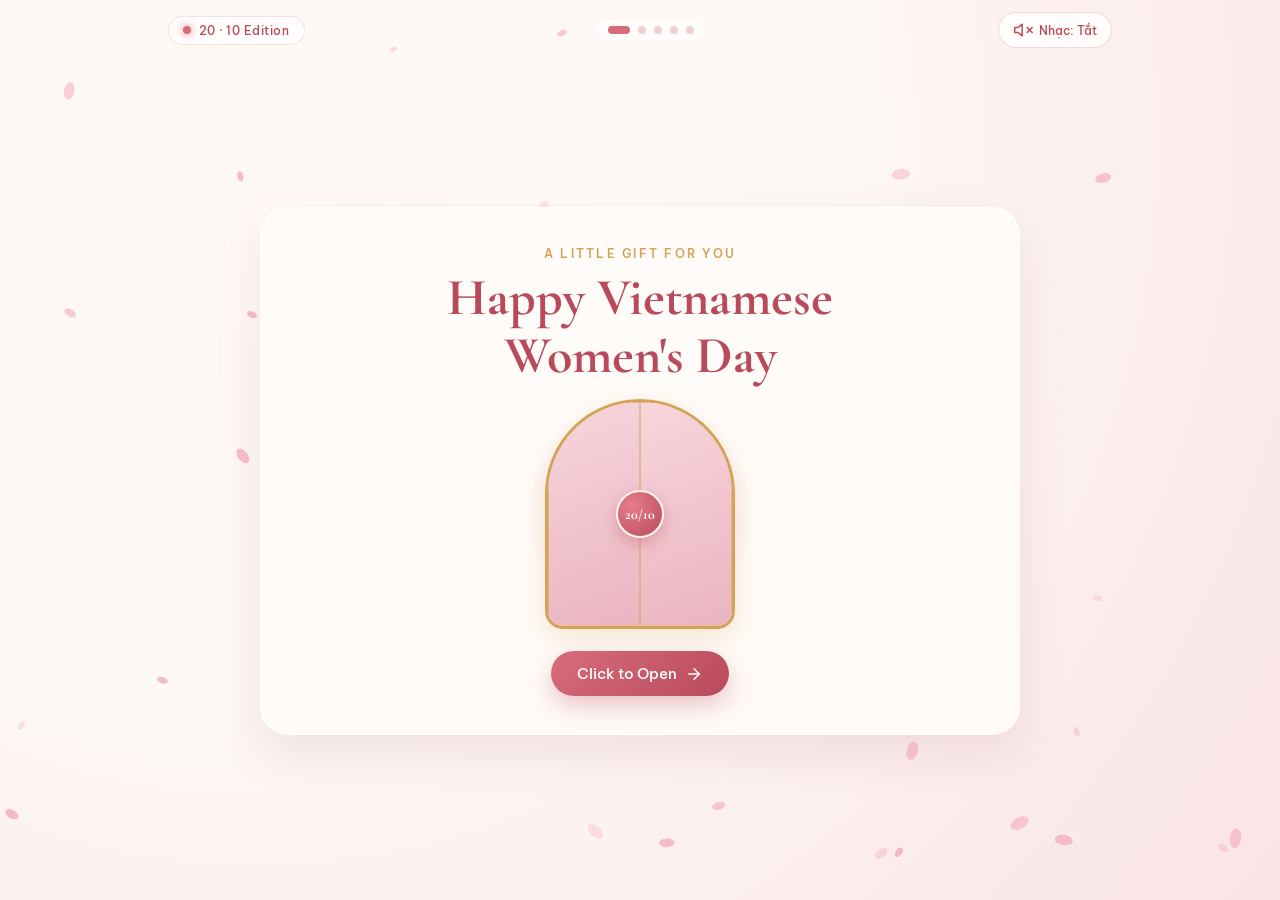
<file: ForAllGirls/index.html>
<!DOCTYPE html>
<html lang="vi">
<head>
  <meta charset="UTF-8" />
  <meta name="viewport" content="width=device-width, initial-scale=1.0, maximum-scale=5.0" />
  <title>A Little Gift for You — 20/10 Edition</title>
  <meta name="description" content="Một món quà nhỏ ấm áp dành tặng chị em phụ nữ nhân ngày 20/10." />
  <meta name="theme-color" content="#fdf6f0" />

  <link rel="preconnect" href="https://fonts.googleapis.com" />
  <link rel="preconnect" href="https://fonts.gstatic.com" crossorigin />
  <link href="https://fonts.googleapis.com/css2?family=Be+Vietnam+Pro:ital,wght@0,300;0,400;0,500;0,600;1,400&family=Cormorant+Garamond:ital,wght@0,600;0,700;1,600&family=Dancing+Script:wght@600;700&display=swap" rel="stylesheet" />

  <link rel="stylesheet" href="style.css" />
</head>
<body>
  <canvas id="ambient-canvas" aria-hidden="true"></canvas>

  <header class="top-bar">
    <div class="brand-badge" aria-label="Phiên bản 20/10">
      <span class="brand-dot"></span>
      <span class="brand-text">20 · 10 Edition</span>
    </div>

    <nav class="step-indicator" aria-label="Tiến trình khám phá món quà">
      <span class="step-dot active" data-step="1" title="Mở cửa"></span>
      <span class="step-dot" data-step="2" title="Tiệm hoa"></span>
      <span class="step-dot" data-step="3" title="Hộp quà"></span>
      <span class="step-dot" data-step="4" title="Thư tay"></span>
      <span class="step-dot" data-step="5" title="Lời chúc kết"></span>
    </nav>

    <button id="btn-audio-toggle" class="icon-btn" type="button" aria-label="Bật hoặc tắt nhạc nền" aria-pressed="false">
      <svg class="icon-sound-off" viewBox="0 0 24 24" width="20" height="20" fill="none" stroke="currentColor" stroke-width="1.8" stroke-linecap="round" stroke-linejoin="round">
        <path d="M11 5L6 9H2v6h4l5 4V5z"></path>
        <line x1="23" y1="9" x2="17" y2="15"></line>
        <line x1="17" y1="9" x2="23" y2="15"></line>
      </svg>
      <svg class="icon-sound-on hidden" viewBox="0 0 24 24" width="20" height="20" fill="none" stroke="currentColor" stroke-width="1.8" stroke-linecap="round" stroke-linejoin="round">
        <path d="M11 5L6 9H2v6h4l5 4V5z"></path>
        <path d="M15.54 8.46a5 5 0 0 1 0 7.07"></path>
        <path d="M19.07 4.93a10 10 0 0 1 0 14.14"></path>
      </svg>
      <span class="audio-label">Nhạc: Tắt</span>
    </button>
  </header>

  <div id="toast-notification" class="toast" role="status" aria-live="polite">
    <span id="toast-message">Bó hoa này dành cho chị em nè!</span>
  </div>

  <main class="app-stage">

    <!-- 1. welcome -->
    <section id="screen-welcome" class="screen active" aria-labelledby="welcome-title">
      <div class="card-glass welcome-card">
        <p class="eyebrow-tag">A Little Gift for You</p>
        <h1 id="welcome-title" class="hero-title">Happy Vietnamese<br />Women's Day</h1>

        <div id="welcome-portal" class="portal-illustration" role="img" aria-label="Cánh cửa khu vườn quà tặng 20/10">
          <div class="portal-glow"></div>
          <div class="portal-arch">
            <div class="portal-door portal-door-left">
              <span class="door-knob"></span>
            </div>
            <div class="portal-door portal-door-right">
              <span class="door-knob"></span>
            </div>
            <div class="portal-inner-scene">
              <svg viewBox="0 0 120 120" class="portal-inner-svg">
                <circle cx="60" cy="48" r="24" fill="rgba(255, 223, 186, 0.55)" />
                <path d="M60 88 C60 65, 42 52, 42 38 C42 29, 52 25, 60 35 C68 25, 78 29, 78 38 C78 52, 60 65, 60 88 Z" fill="#e88d96" />
                <path d="M35 95 Q60 78 85 95" stroke="#d4af37" stroke-width="2" fill="none" stroke-linecap="round" />
              </svg>
            </div>
            <div class="portal-seal">20/10</div>
          </div>
        </div>

        <div class="action-row">
          <button id="btn-open-welcome" class="btn btn-primary btn-shimmer" type="button">
            <span>Click to Open</span>
            <svg viewBox="0 0 24 24" width="18" height="18" fill="none" stroke="currentColor" stroke-width="2" stroke-linecap="round" stroke-linejoin="round">
              <path d="M5 12h14"></path>
              <path d="m12 5 7 7-7 7"></path>
            </svg>
          </button>
        </div>
      </div>
    </section>

    <!-- 2. chọn hoa -->
    <section id="screen-flowers" class="screen" aria-labelledby="flowers-title" hidden>
      <div class="card-glass shop-card">
        <div class="screen-header">
          <button class="btn-back" type="button" data-nav-target="screen-welcome" aria-label="Quay lại màn hình chào mừng">
            ← Quay lại
          </button>
          <span class="screen-step-badge">Bước 1 / 4 · Tiệm Hoa Nhỏ</span>
        </div>

        <h2 id="flowers-title" class="section-title">Chọn một bó hoa cho riêng mình</h2>
        <p class="section-desc">Mỗi bó hoa có một lời chúc nhỏ</p>

        <div id="flower-grid" class="flower-grid" role="listbox" aria-label="Danh sách 3 bó hoa">
        </div>

        <div id="flower-showcase" class="flower-showcase hidden" aria-live="polite">
          <div class="showcase-visual-wrap">
            <div class="showcase-halo"></div>
            <div id="showcase-svg-container" class="showcase-svg-container"></div>
          </div>
          <div class="showcase-content">
            <span id="showcase-tag" class="flower-tag">Bó hoa dành cho chị em</span>
            <h3 id="showcase-name" class="showcase-title">Tulip hồng</h3>
            <blockquote id="showcase-wish" class="handwritten-wish">
              “Hôm nay chị em cứ nhẹ nhàng với bản thân một chút nha, và mong chị em được thương thật nhiều.”
            </blockquote>
            <div class="action-row dual-actions">
              <button id="btn-reselect-flower" class="btn btn-secondary" type="button">
                Chọn bó hoa khác
              </button>
              <button id="btn-confirm-flower" class="btn btn-primary btn-shimmer" type="button">
                Nhận bó hoa này
              </button>
            </div>
          </div>
        </div>
      </div>
    </section>

    <!-- 3. hộp quà -->
    <section id="screen-gift" class="screen" aria-labelledby="gift-title" hidden>
      <div class="card-glass gift-card">
        <div class="screen-header">
          <button class="btn-back" type="button" data-nav-target="screen-flowers">
            ← Tiệm hoa
          </button>
          <span class="screen-step-badge">Bước 2 / 4 · Hộp Quà Bí Mật</span>
        </div>

        <h2 id="gift-title" class="section-title">Little gift</h2>
        <p id="gift-instruction" class="section-desc">
        </p>

        <div class="mystery-stage">
          <div id="gift-box-wrapper" class="gift-box-wrapper" role="button" tabindex="0" aria-label="Nhấn để mở hộp quà bí mật">
            <div class="gift-glow"></div>
            <div class="gift-box">
              <div class="gift-lid">
                <div class="gift-bow">
                  <span class="bow-loop bow-left"></span>
                  <span class="bow-loop bow-right"></span>
                  <span class="bow-knot"></span>
                </div>
                <div class="gift-lid-ribbon"></div>
              </div>
              <div class="gift-inner-light"></div>
              <div class="gift-body">
                <div class="gift-body-ribbon"></div>
              </div>
              <div class="gift-shadow"></div>
            </div>
          </div>

          <div id="gift-card-reveal" class="gift-card-reveal hidden" aria-live="polite">
          </div>
        </div>

        <div class="action-row" id="gift-initial-actions">
          <button id="btn-open-gift" class="btn btn-primary btn-shimmer" type="button">
            Open gift
          </button>
        </div>

        <div class="action-row dual-actions hidden" id="gift-opened-actions">
          <button id="btn-reopen-gift" class="btn btn-secondary" type="button">
            Mở lại quà khác
          </button>
          <button id="btn-explore-gift" class="btn btn-primary btn-shimmer" type="button">
            Next gift →
          </button>
        </div>
      </div>
    </section>

    <!-- 4. thư -->
    <section id="screen-letter" class="screen" aria-labelledby="letter-title" hidden>
      <div class="card-glass letter-screen-card">
        <div class="screen-header">
          <button class="btn-back" type="button" data-nav-target="screen-gift">
            ← Hộp quà
          </button>
          <span class="screen-step-badge">Bước 3 / 4 · Lời Nhắn Nhỏ</span>
        </div>

        <h2 id="letter-title" class="section-title">Có thư cho chị em nè</h2>
        <p id="letter-subtitle" class="section-desc"></p>

        <div id="envelope-stage" class="envelope-stage">
          <div id="envelope-interactive" class="envelope-wrapper" role="button" tabindex="0" aria-label="Phong bì thư có con dấu trái tim, nhấn để mở">
            <div class="envelope-back"></div>
            <div class="envelope-letter-preview">
              <span class="preview-line"></span>
              <span class="preview-line short"></span>
            </div>
            <div class="envelope-front-pocket"></div>
            <div class="envelope-flap"></div>
            <button id="btn-wax-seal" class="wax-seal" type="button" aria-label="Mở phong bì">
              <svg viewBox="0 0 24 24" width="22" height="22" fill="#fff8f0">
                <path d="M12 21.35l-1.45-1.32C5.4 15.36 2 12.28 2 8.5 2 5.42 4.42 3 7.5 3c1.74 0 3.41.81 4.5 2.09C13.09 3.81 14.76 3 16.5 3 19.58 3 22 5.42 22 8.5c0 3.78-3.4 6.86-8.55 11.54L12 21.35z" />
              </svg>
            </button>
          </div>
          <p class="envelope-hint">Chạm vào phong bì để mở</p>
        </div>

        <article id="letter-paper" class="letter-paper hidden" aria-live="polite">
          <div class="paper-corner paper-corner-tl"></div>
          <div class="paper-corner paper-corner-br"></div>
          <header class="letter-paper-header">
            <span class="letter-date">Ngày 20 tháng 10</span>
            <span class="letter-ornament">✿ ✿ ✿</span>
          </header>
          <div id="letter-salutation" class="letter-salutation">Gửi chị em phụ nữ,</div>
          <div id="letter-body-content" class="letter-body-content">
          </div>
          <footer id="letter-signature" class="letter-signature">
            Happy Vietnamese Women's Day! 💗
          </footer>
        </article>

        <div id="letter-actions" class="action-row dual-actions hidden">
          <button id="btn-replay-letter" class="btn btn-secondary" type="button">
            Đọc lại thư
          </button>
          <button id="btn-to-finale" class="btn btn-primary btn-shimmer" type="button">
            Tiếp tục →
          </button>
        </div>
      </div>
    </section>

    <!-- 5. finale -->
    <section id="screen-finale" class="screen finale-theme" aria-labelledby="finale-title" hidden>
      <div class="card-glass finale-card">
        <div class="finale-crown-flower" aria-hidden="true">
          <svg viewBox="0 0 120 80" class="blooming-lotus-svg">
            <g class="lotus-petals">
              <path d="M60 12 C48 32, 48 54, 60 68 C72 54, 72 32, 60 12 Z" fill="#f7b2bd" />
              <path d="M60 68 C40 54, 28 36, 36 20 C48 30, 54 48, 60 68 Z" fill="#f497a9" opacity="0.9" />
              <path d="M60 68 C80 54, 92 36, 84 20 C72 30, 66 48, 60 68 Z" fill="#f497a9" opacity="0.9" />
              <path d="M60 68 C32 62, 16 48, 20 34 C36 38, 48 52, 60 68 Z" fill="#e88d96" opacity="0.75" />
              <path d="M60 68 C88 62, 104 48, 100 34 C84 38, 72 52, 60 68 Z" fill="#e88d96" opacity="0.75" />
            </g>
            <circle cx="60" cy="48" r="5" fill="#ffe6a7" />
          </svg>
        </div>

        <p class="eyebrow-tag finale-eyebrow">A Little Gift for You · 20/10</p>
        <h2 id="finale-title" class="finale-hero-title">Happy 20/10</h2>

        <div id="finale-selected-summary" class="finale-summary-pill">
          <span>Hoa của chị em hôm nay: <strong id="finale-flower-name">Tulip hồng</strong></span>
        </div>

        <div id="finale-wishes-box" class="finale-wishes-box">
        </div>

        <div class="action-row finale-actions">
          <button id="btn-review-gift" class="btn btn-finale-outline" type="button">
            Xem lại món quà
          </button>
          <button id="btn-reread-letter" class="btn btn-finale-outline" type="button">
            Đọc lại lời nhắn
          </button>
          <button id="btn-finale-audio" class="btn btn-primary btn-shimmer" type="button">
            Bật / Tắt nhạc
          </button>
        </div>
      </div>
    </section>

  </main>

  <script src="script.js"></script>
</body>
</html>
</file>
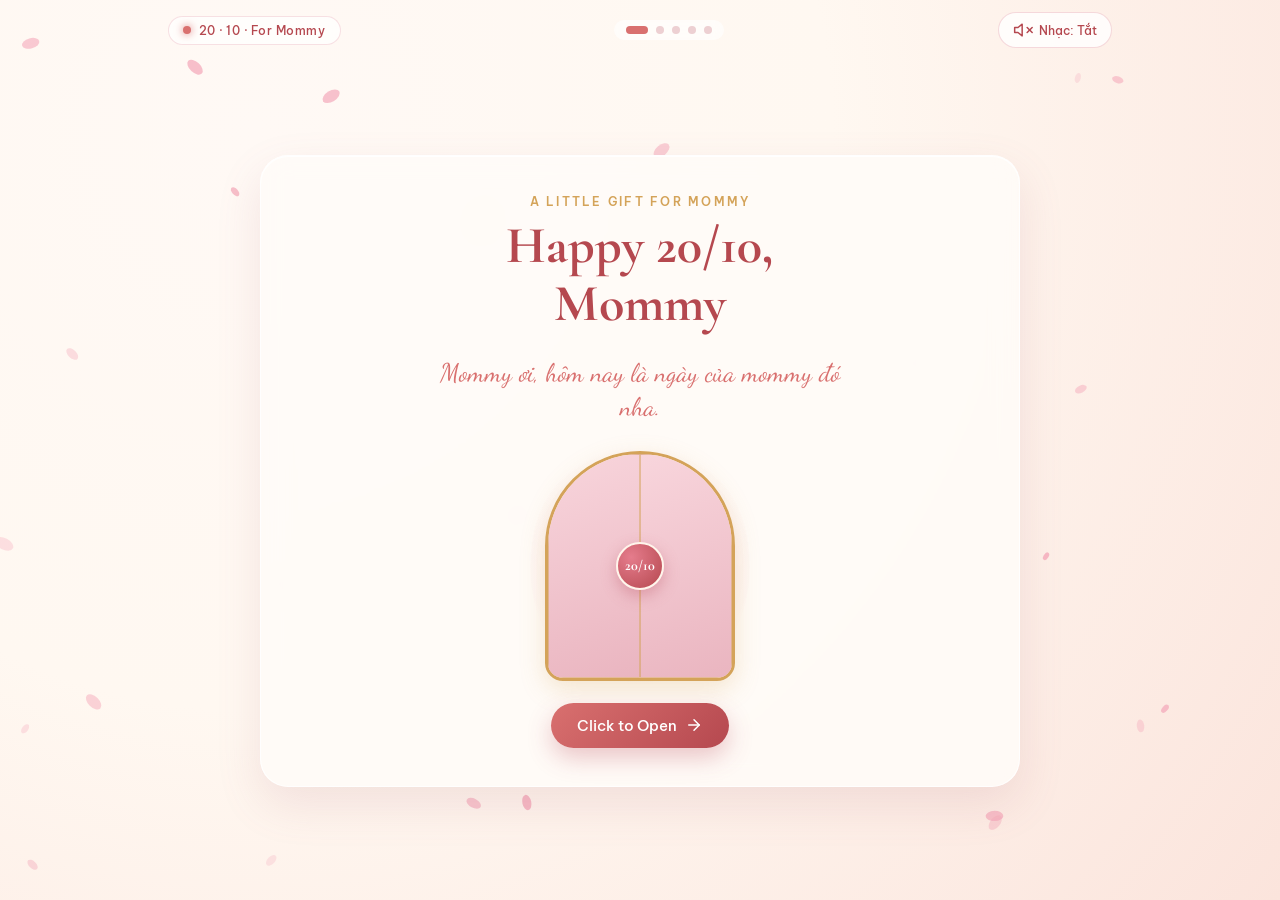
<file: ForMommy/index.html>
<!DOCTYPE html>
<html lang="vi">
<head>
  <meta charset="UTF-8" />
  <meta name="viewport" content="width=device-width, initial-scale=1.0, maximum-scale=5.0" />
  <title>A Little Gift for Mommy — 20/10</title>
  <meta name="description" content="Một món quà nhỏ ấm áp con dành tặng mommy nhân ngày 20/10." />
  <meta name="theme-color" content="#fff8f1" />

  <link rel="preconnect" href="https://fonts.googleapis.com" />
  <link rel="preconnect" href="https://fonts.gstatic.com" crossorigin />
  <link href="https://fonts.googleapis.com/css2?family=Be+Vietnam+Pro:ital,wght@0,300;0,400;0,500;0,600;1,400&family=Cormorant+Garamond:ital,wght@0,600;0,700;1,600&family=Dancing+Script:wght@600;700&display=swap" rel="stylesheet" />

  <link rel="stylesheet" href="style.css" />
</head>
<body>
  <canvas id="ambient-canvas" aria-hidden="true"></canvas>

  <header class="top-bar">
    <div class="brand-badge" aria-label="Quà 20/10 tặng mommy">
      <span class="brand-dot"></span>
      <span class="brand-text">20 · 10 · For Mommy</span>
    </div>

    <nav class="step-indicator" aria-label="Tiến trình khám phá món quà">
      <span class="step-dot active" data-step="1" title="Mở cửa"></span>
      <span class="step-dot" data-step="2" title="Tiệm hoa"></span>
      <span class="step-dot" data-step="3" title="Hộp quà"></span>
      <span class="step-dot" data-step="4" title="Thư tay"></span>
      <span class="step-dot" data-step="5" title="Lời chúc kết"></span>
    </nav>

    <button id="btn-audio-toggle" class="icon-btn" type="button" aria-label="Bật hoặc tắt nhạc nền" aria-pressed="false">
      <svg class="icon-sound-off" viewBox="0 0 24 24" width="20" height="20" fill="none" stroke="currentColor" stroke-width="1.8" stroke-linecap="round" stroke-linejoin="round">
        <path d="M11 5L6 9H2v6h4l5 4V5z"></path>
        <line x1="23" y1="9" x2="17" y2="15"></line>
        <line x1="17" y1="9" x2="23" y2="15"></line>
      </svg>
      <svg class="icon-sound-on hidden" viewBox="0 0 24 24" width="20" height="20" fill="none" stroke="currentColor" stroke-width="1.8" stroke-linecap="round" stroke-linejoin="round">
        <path d="M11 5L6 9H2v6h4l5 4V5z"></path>
        <path d="M15.54 8.46a5 5 0 0 1 0 7.07"></path>
        <path d="M19.07 4.93a10 10 0 0 1 0 14.14"></path>
      </svg>
      <span class="audio-label">Nhạc: Tắt</span>
    </button>
  </header>

  <div id="toast-notification" class="toast" role="status" aria-live="polite">
    <span id="toast-message">Bó hoa này dành cho mommy nè!</span>
  </div>

  <main class="app-stage">

    <!-- 1. welcome -->
    <section id="screen-welcome" class="screen active" aria-labelledby="welcome-title">
      <div class="card-glass welcome-card">
        <p class="eyebrow-tag">A Little Gift for Mommy</p>
        <h1 id="welcome-title" class="hero-title">Happy 20/10,<br />Mommy</h1>
        <p id="welcome-greeting" class="welcome-greeting">Mommy ơi, hôm nay là ngày của mommy đó nha.</p>

        <div id="welcome-portal" class="portal-illustration" role="img" aria-label="Cánh cửa khu vườn quà tặng 20/10">
          <div class="portal-glow"></div>
          <div class="portal-arch">
            <div class="portal-door portal-door-left">
              <span class="door-knob"></span>
            </div>
            <div class="portal-door portal-door-right">
              <span class="door-knob"></span>
            </div>
            <div class="portal-inner-scene">
              <svg viewBox="0 0 120 120" class="portal-inner-svg">
                <circle cx="60" cy="48" r="24" fill="rgba(255, 223, 186, 0.55)" />
                <path d="M60 88 C60 65, 42 52, 42 38 C42 29, 52 25, 60 35 C68 25, 78 29, 78 38 C78 52, 60 65, 60 88 Z" fill="#e88d96" />
                <path d="M35 95 Q60 78 85 95" stroke="#d4af37" stroke-width="2" fill="none" stroke-linecap="round" />
              </svg>
            </div>
            <div class="portal-seal">20/10</div>
          </div>
        </div>

        <div class="action-row">
          <button id="btn-open-welcome" class="btn btn-primary btn-shimmer" type="button">
            <span>Click to Open</span>
            <svg viewBox="0 0 24 24" width="18" height="18" fill="none" stroke="currentColor" stroke-width="2" stroke-linecap="round" stroke-linejoin="round">
              <path d="M5 12h14"></path>
              <path d="m12 5 7 7-7 7"></path>
            </svg>
          </button>
        </div>
      </div>
    </section>

    <!-- 2. chọn hoa -->
    <section id="screen-flowers" class="screen" aria-labelledby="flowers-title" hidden>
      <div class="card-glass shop-card">
        <div class="screen-header">
          <button class="btn-back" type="button" data-nav-target="screen-welcome" aria-label="Quay lại màn hình chào mừng">
            ← Quay lại
          </button>
          <span class="screen-step-badge">Bước 1 / 4 · Tiệm Hoa Nhỏ</span>
        </div>

        <h2 id="flowers-title" class="section-title">Mommy chọn một bó hoa nha</h2>
        <p class="section-desc">Mỗi bó hoa có một lời con muốn nói với mommy</p>

        <div id="flower-grid" class="flower-grid" role="listbox" aria-label="Danh sách 3 bó hoa">
        </div>

        <div id="flower-showcase" class="flower-showcase hidden" aria-live="polite">
          <div class="showcase-visual-wrap">
            <div class="showcase-halo"></div>
            <div id="showcase-svg-container" class="showcase-svg-container"></div>
          </div>
          <div class="showcase-content">
            <span id="showcase-tag" class="flower-tag">Bó hoa dành cho mommy</span>
            <h3 id="showcase-name" class="showcase-title">Tulip hồng</h3>
            <blockquote id="showcase-wish" class="handwritten-wish">
              “Hôm nay mommy cứ nhẹ nhàng với bản thân một chút nha, và mong mommy được thương thật nhiều.”
            </blockquote>
            <div class="action-row dual-actions">
              <button id="btn-reselect-flower" class="btn btn-secondary" type="button">
                Chọn bó hoa khác
              </button>
              <button id="btn-confirm-flower" class="btn btn-primary btn-shimmer" type="button">
                Nhận bó hoa này
              </button>
            </div>
          </div>
        </div>
      </div>
    </section>

    <!-- 3. hộp quà -->
    <section id="screen-gift" class="screen" aria-labelledby="gift-title" hidden>
      <div class="card-glass gift-card">
        <div class="screen-header">
          <button class="btn-back" type="button" data-nav-target="screen-flowers">
            ← Tiệm hoa
          </button>
          <span class="screen-step-badge">Bước 2 / 4 · Hộp Quà Bí Mật</span>
        </div>

        <h2 id="gift-title" class="section-title">Little gift</h2>
        <p id="gift-instruction" class="section-desc">Con có chuẩn bị một món quà nhỏ cho mommy, mommy mở thử nha.</p>

        <div class="mystery-stage">
          <div id="gift-box-wrapper" class="gift-box-wrapper" role="button" tabindex="0" aria-label="Nhấn để mở hộp quà bí mật">
            <div class="gift-glow"></div>
            <div class="gift-box">
              <div class="gift-lid">
                <div class="gift-bow">
                  <span class="bow-loop bow-left"></span>
                  <span class="bow-loop bow-right"></span>
                  <span class="bow-knot"></span>
                </div>
                <div class="gift-lid-ribbon"></div>
              </div>
              <div class="gift-inner-light"></div>
              <div class="gift-body">
                <div class="gift-body-ribbon"></div>
              </div>
              <div class="gift-shadow"></div>
            </div>
          </div>

          <div id="gift-card-reveal" class="gift-card-reveal hidden" aria-live="polite">
          </div>
        </div>

        <div class="action-row" id="gift-initial-actions">
          <button id="btn-open-gift" class="btn btn-primary btn-shimmer" type="button">
            Open gift
          </button>
        </div>

        <div class="action-row dual-actions hidden" id="gift-opened-actions">
          <button id="btn-reopen-gift" class="btn btn-secondary" type="button">
            Mở lại quà khác
          </button>
          <button id="btn-explore-gift" class="btn btn-primary btn-shimmer" type="button">
            Next gift →
          </button>
        </div>
      </div>
    </section>

    <!-- 4. thư -->
    <section id="screen-letter" class="screen" aria-labelledby="letter-title" hidden>
      <div class="card-glass letter-screen-card">
        <div class="screen-header">
          <button class="btn-back" type="button" data-nav-target="screen-gift">
            ← Hộp quà
          </button>
          <span class="screen-step-badge">Bước 3 / 4 · Lời Nhắn Nhỏ</span>
        </div>

        <h2 id="letter-title" class="section-title">Có thư con gửi mommy nè</h2>
        <p id="letter-subtitle" class="section-desc"></p>

        <div id="envelope-stage" class="envelope-stage">
          <div id="envelope-interactive" class="envelope-wrapper" role="button" tabindex="0" aria-label="Phong bì thư có con dấu trái tim, nhấn để mở">
            <div class="envelope-back"></div>
            <div class="envelope-letter-preview">
              <span class="preview-line"></span>
              <span class="preview-line short"></span>
            </div>
            <div class="envelope-front-pocket"></div>
            <div class="envelope-flap"></div>
            <button id="btn-wax-seal" class="wax-seal" type="button" aria-label="Mở phong bì">
              <svg viewBox="0 0 24 24" width="22" height="22" fill="#fff8f0">
                <path d="M12 21.35l-1.45-1.32C5.4 15.36 2 12.28 2 8.5 2 5.42 4.42 3 7.5 3c1.74 0 3.41.81 4.5 2.09C13.09 3.81 14.76 3 16.5 3 19.58 3 22 5.42 22 8.5c0 3.78-3.4 6.86-8.55 11.54L12 21.35z" />
              </svg>
            </button>
          </div>
          <p class="envelope-hint">Chạm vào phong bì để mở</p>
        </div>

        <article id="letter-paper" class="letter-paper hidden" aria-live="polite">
          <div class="paper-corner paper-corner-tl"></div>
          <div class="paper-corner paper-corner-br"></div>
          <header class="letter-paper-header">
            <span class="letter-date">Ngày 20 tháng 10</span>
            <span class="letter-ornament">✿ ✿ ✿</span>
          </header>
          <div id="letter-salutation" class="letter-salutation">Gửi Mommy,</div>
          <div id="letter-body-content" class="letter-body-content">
          </div>
          <footer id="letter-signature" class="letter-signature">
            Con yêu mommy nhiều lắm. Happy 20/10! 💗
          </footer>
        </article>

        <div id="letter-actions" class="action-row dual-actions hidden">
          <button id="btn-replay-letter" class="btn btn-secondary" type="button">
            Đọc lại thư
          </button>
          <button id="btn-to-finale" class="btn btn-primary btn-shimmer" type="button">
            Tiếp tục →
          </button>
        </div>
      </div>
    </section>

    <!-- 5. finale -->
    <section id="screen-finale" class="screen finale-theme" aria-labelledby="finale-title" hidden>
      <div class="card-glass finale-card">
        <div class="finale-crown-flower" aria-hidden="true">
          <svg viewBox="0 0 120 80" class="blooming-lotus-svg">
            <g class="lotus-petals">
              <path d="M60 12 C48 32, 48 54, 60 68 C72 54, 72 32, 60 12 Z" fill="#f7b2bd" />
              <path d="M60 68 C40 54, 28 36, 36 20 C48 30, 54 48, 60 68 Z" fill="#f497a9" opacity="0.9" />
              <path d="M60 68 C80 54, 92 36, 84 20 C72 30, 66 48, 60 68 Z" fill="#f497a9" opacity="0.9" />
              <path d="M60 68 C32 62, 16 48, 20 34 C36 38, 48 52, 60 68 Z" fill="#e88d96" opacity="0.75" />
              <path d="M60 68 C88 62, 104 48, 100 34 C84 38, 72 52, 60 68 Z" fill="#e88d96" opacity="0.75" />
            </g>
            <circle cx="60" cy="48" r="5" fill="#ffe6a7" />
          </svg>
        </div>

        <p class="eyebrow-tag finale-eyebrow">A Little Gift for Mommy · 20/10</p>
        <h2 id="finale-title" class="finale-hero-title">Happy 20/10, Mommy</h2>

        <div id="finale-selected-summary" class="finale-summary-pill">
          <span>Hoa của mommy hôm nay: <strong id="finale-flower-name">Tulip hồng</strong></span>
        </div>

        <div id="finale-wishes-box" class="finale-wishes-box">
        </div>

        <div class="action-row finale-actions">
          <button id="btn-review-gift" class="btn btn-finale-outline" type="button">
            Xem lại món quà
          </button>
          <button id="btn-reread-letter" class="btn btn-finale-outline" type="button">
            Đọc lại lời nhắn
          </button>
          <button id="btn-finale-audio" class="btn btn-primary btn-shimmer" type="button">
            Bật / Tắt nhạc
          </button>
        </div>
      </div>
    </section>

  </main>

  <script src="script.js"></script>
</body>
</html>
</file>
<file: ForAllGirls/style.css>
:root {
  --bg-cream: #fdf8f5;
  --bg-blush: #fae3e6;
  --bg-rose-soft: #f5d0d6;
  --ivory-card: rgba(255, 252, 249, 0.86);
  --ivory-solid: #fffcf9;

  --rose-primary: #d86c7c;
  --rose-deep: #b84a5b;
  --rose-pastel: #f4b6c2;
  --champagne-gold: #d4a359;
  --champagne-light: #f3e1c0;

  --text-main: #4a353b;
  --text-muted: #7d636a;
  --text-light: #fff9fb;

  --finale-bg-1: #2b192e;
  --finale-bg-2: #4a2545;
  --finale-bg-3: #6e3556;

  --font-display: 'Cormorant Garamond', Georgia, 'Times New Roman', serif;
  --font-script: 'Dancing Script', 'Brush Script MT', cursive;
  --font-body: 'Be Vietnam Pro', -apple-system, BlinkMacSystemFont, 'Segoe UI', Roboto, sans-serif;

  --shadow-soft: 0 18px 45px rgba(168, 96, 110, 0.14);
  --shadow-gold: 0 8px 25px rgba(212, 163, 89, 0.25);
  --radius-xl: 28px;
  --radius-lg: 20px;
  --radius-md: 14px;
  --transition-smooth: 0.45s cubic-bezier(0.22, 1, 0.36, 1);
}

*,
*::before,
*::after {
  box-sizing: border-box;
  margin: 0;
  padding: 0;
}

html,
body {
  width: 100%;
  min-height: 100dvh;
  overflow-x: hidden;
  font-family: var(--font-body);
  color: var(--text-main);
  background: radial-gradient(circle at 20% 15%, #fff9f5 0%, var(--bg-cream) 45%, var(--bg-blush) 100%);
  -webkit-font-smoothing: antialiased;
  transition: background 0.9s ease, color 0.6s ease;
}

body.is-finale-mode {
  background: radial-gradient(circle at 50% 20%, var(--finale-bg-3) 0%, var(--finale-bg-2) 50%, var(--finale-bg-1) 100%);
  color: var(--text-light);
}

#ambient-canvas {
  position: fixed;
  inset: 0;
  width: 100%;
  height: 100%;
  pointer-events: none;
  z-index: 1;
}

.hidden {
  display: none !important;
}

.top-bar {
  position: fixed;
  top: 0;
  left: 0;
  right: 0;
  z-index: 20;
  display: flex;
  align-items: center;
  justify-content: space-between;
  padding: 12px 18px;
  max-width: 980px;
  margin: 0 auto;
}

.brand-badge {
  display: inline-flex;
  align-items: center;
  gap: 8px;
  padding: 6px 14px;
  border-radius: 999px;
  background: rgba(255, 255, 255, 0.72);
  backdrop-filter: blur(8px);
  border: 1px solid rgba(216, 108, 124, 0.2);
  font-size: 0.78rem;
  font-weight: 500;
  letter-spacing: 0.04em;
  color: var(--rose-deep);
}

body.is-finale-mode .brand-badge {
  background: rgba(255, 255, 255, 0.12);
  color: #ffdce5;
  border-color: rgba(255, 220, 229, 0.25);
}

.brand-dot {
  width: 8px;
  height: 8px;
  border-radius: 50%;
  background: var(--rose-primary);
  box-shadow: 0 0 8px var(--rose-primary);
}

.step-indicator {
  display: flex;
  align-items: center;
  gap: 8px;
  padding: 6px 12px;
  border-radius: 999px;
  background: rgba(255, 255, 255, 0.6);
  backdrop-filter: blur(8px);
}

body.is-finale-mode .step-indicator {
  background: rgba(255, 255, 255, 0.12);
}

.step-dot {
  width: 8px;
  height: 8px;
  border-radius: 999px;
  background: rgba(184, 74, 91, 0.25);
  transition: all 0.35s ease;
}

.step-dot.active {
  width: 22px;
  background: var(--rose-primary);
}

body.is-finale-mode .step-dot {
  background: rgba(255, 255, 255, 0.3);
}

body.is-finale-mode .step-dot.active {
  background: #f7b2bd;
}

.icon-btn {
  display: inline-flex;
  align-items: center;
  gap: 6px;
  padding: 7px 14px;
  border-radius: 999px;
  border: 1px solid rgba(216, 108, 124, 0.25);
  background: rgba(255, 255, 255, 0.8);
  color: var(--rose-deep);
  font-family: var(--font-body);
  font-size: 0.78rem;
  font-weight: 500;
  cursor: pointer;
  backdrop-filter: blur(8px);
  transition: all 0.25s ease;
}

.icon-btn:hover,
.icon-btn:focus-visible {
  transform: translateY(-1px);
  background: #ffffff;
  border-color: var(--rose-primary);
  outline: none;
  box-shadow: 0 4px 12px rgba(216, 108, 124, 0.18);
}

body.is-finale-mode .icon-btn {
  background: rgba(255, 255, 255, 0.14);
  color: #fff0f4;
  border-color: rgba(255, 220, 229, 0.3);
}

.toast {
  position: fixed;
  top: 68px;
  left: 50%;
  transform: translate(-50%, -20px);
  z-index: 50;
  padding: 12px 24px;
  border-radius: 999px;
  background: linear-gradient(135deg, var(--rose-deep), var(--rose-primary));
  color: #ffffff;
  font-size: 0.92rem;
  font-weight: 500;
  box-shadow: 0 12px 28px rgba(184, 74, 91, 0.35);
  opacity: 0;
  pointer-events: none;
  transition: opacity 0.35s ease, transform 0.35s ease;
  text-align: center;
  max-width: 90vw;
}

.toast.show {
  opacity: 1;
  transform: translate(-50%, 0);
}

.app-stage {
  position: relative;
  z-index: 5;
  min-height: 100dvh;
  display: flex;
  align-items: center;
  justify-content: center;
  padding: 74px 16px 32px;
}

.screen {
  width: 100%;
  max-width: 760px;
  opacity: 0;
  transform: translateY(18px) scale(0.985);
  transition: opacity var(--transition-smooth), transform var(--transition-smooth);
}

.screen.active {
  opacity: 1;
  transform: translateY(0) scale(1);
}

.card-glass {
  background: var(--ivory-card);
  backdrop-filter: blur(14px);
  -webkit-backdrop-filter: blur(14px);
  border: 1px solid rgba(255, 255, 255, 0.85);
  border-radius: var(--radius-xl);
  padding: 28px 22px;
  box-shadow: var(--shadow-soft), inset 0 1px 0 rgba(255, 255, 255, 0.9);
  text-align: center;
  position: relative;
  overflow: hidden;
}

.eyebrow-tag {
  font-size: 0.78rem;
  text-transform: uppercase;
  letter-spacing: 0.18em;
  color: var(--champagne-gold);
  font-weight: 600;
  margin-bottom: 8px;
}

.hero-title {
  font-family: var(--font-display);
  font-size: clamp(2.1rem, 6vw, 3.25rem);
  line-height: 1.12;
  color: var(--rose-deep);
  font-weight: 700;
  margin-bottom: 10px;
}

.hero-subtitle {
  font-family: var(--font-display);
  font-style: italic;
  font-size: clamp(1.08rem, 3vw, 1.3rem);
  color: var(--text-muted);
  margin-bottom: 20px;
}

.section-title {
  font-family: var(--font-display);
  font-size: clamp(1.75rem, 4.8vw, 2.4rem);
  color: var(--rose-deep);
  font-weight: 700;
  margin-bottom: 6px;
}

.section-desc {
  font-size: 0.95rem;
  color: var(--text-muted);
  max-width: 500px;
  margin: 0 auto 22px;
  line-height: 1.6;
}

.screen-header {
  display: flex;
  align-items: center;
  justify-content: space-between;
  margin-bottom: 14px;
}

.btn-back {
  background: transparent;
  border: none;
  color: var(--text-muted);
  font-family: var(--font-body);
  font-size: 0.85rem;
  font-weight: 500;
  cursor: pointer;
  padding: 6px 10px;
  border-radius: 8px;
  transition: color 0.2s ease, background 0.2s ease;
}

.btn-back:hover,
.btn-back:focus-visible {
  color: var(--rose-deep);
  background: rgba(216, 108, 124, 0.1);
  outline: none;
}

.screen-step-badge {
  font-size: 0.76rem;
  color: var(--champagne-gold);
  font-weight: 600;
  letter-spacing: 0.05em;
}

.action-row {
  display: flex;
  align-items: center;
  justify-content: center;
  gap: 12px;
  margin-top: 22px;
  flex-wrap: wrap;
}

.btn {
  display: inline-flex;
  align-items: center;
  justify-content: center;
  gap: 8px;
  padding: 13px 26px;
  border-radius: 999px;
  font-family: var(--font-body);
  font-size: 0.95rem;
  font-weight: 500;
  cursor: pointer;
  border: none;
  transition: transform 0.25s ease, box-shadow 0.25s ease, background 0.25s ease;
  position: relative;
  overflow: hidden;
}

.btn:focus-visible {
  outline: 3px solid rgba(216, 108, 124, 0.45);
  outline-offset: 2px;
}

.btn:active {
  transform: scale(0.97);
}

.btn-primary {
  background: linear-gradient(135deg, var(--rose-primary) 0%, var(--rose-deep) 100%);
  color: #ffffff;
  box-shadow: 0 10px 24px rgba(184, 74, 91, 0.3);
}

.btn-primary:hover {
  transform: translateY(-2px);
  box-shadow: 0 14px 28px rgba(184, 74, 91, 0.4);
}

.btn-secondary {
  background: rgba(255, 255, 255, 0.9);
  color: var(--rose-deep);
  border: 1px solid rgba(216, 108, 124, 0.35);
}

.btn-secondary:hover {
  background: #ffffff;
  border-color: var(--rose-primary);
  transform: translateY(-2px);
}

.btn-shimmer::after {
  content: '';
  position: absolute;
  top: 0;
  left: -120%;
  width: 60%;
  height: 100%;
  background: linear-gradient(90deg, transparent, rgba(255, 255, 255, 0.35), transparent);
  transform: skewX(-20deg);
  animation: shimmerSlide 4s infinite;
}

@keyframes shimmerSlide {
  0%, 65% { left: -120%; }
  100% { left: 160%; }
}

.portal-illustration {
  position: relative;
  width: 190px;
  height: 230px;
  margin: 14px auto 22px;
  perspective: 900px;
}

.portal-glow {
  position: absolute;
  inset: -15px;
  border-radius: 50%;
  background: radial-gradient(circle, rgba(244, 182, 194, 0.55) 0%, transparent 70%);
  animation: pulseSoft 3.5s ease-in-out infinite;
}

.portal-arch {
  position: relative;
  width: 100%;
  height: 100%;
  border-radius: 95px 95px 18px 18px;
  border: 3px solid var(--champagne-gold);
  background: linear-gradient(180deg, #fff5eb 0%, #fde2e6 100%);
  box-shadow: var(--shadow-gold), inset 0 0 20px rgba(212, 163, 89, 0.2);
  overflow: hidden;
}

.portal-inner-scene {
  position: absolute;
  inset: 0;
  display: flex;
  align-items: center;
  justify-content: center;
  transform: scale(0.88);
  transition: transform 0.8s ease;
}

.portal-inner-svg {
  width: 125px;
  height: 125px;
}

.portal-door {
  position: absolute;
  top: 0;
  bottom: 0;
  width: 50%;
  background: linear-gradient(160deg, #f8d5dc 0%, #eab5c0 100%);
  border: 1px solid rgba(212, 163, 89, 0.5);
  z-index: 3;
  transition: transform 0.85s cubic-bezier(0.4, 0, 0.2, 1);
  display: flex;
  align-items: center;
}

.portal-door-left {
  left: 0;
  transform-origin: left center;
  justify-content: flex-end;
  padding-right: 10px;
}

.portal-door-right {
  right: 0;
  transform-origin: right center;
  justify-content: flex-start;
  padding-left: 10px;
}

.door-knob {
  width: 8px;
  height: 8px;
  border-radius: 50%;
  background: var(--champagne-gold);
  box-shadow: 0 1px 4px rgba(0, 0, 0, 0.2);
}

.portal-seal {
  position: absolute;
  top: 50%;
  left: 50%;
  transform: translate(-50%, -50%);
  z-index: 4;
  width: 48px;
  height: 48px;
  border-radius: 50%;
  background: radial-gradient(circle at 30% 30%, #e57c8c, var(--rose-deep));
  border: 2px solid #fff5eb;
  color: #fff;
  font-family: var(--font-display);
  font-weight: 700;
  font-size: 0.88rem;
  display: flex;
  align-items: center;
  justify-content: center;
  box-shadow: 0 6px 15px rgba(184, 74, 91, 0.35);
  transition: transform 0.45s ease, opacity 0.45s ease;
}

.portal-illustration.opening .portal-seal {
  transform: translate(-50%, -50%) scale(1.3);
  opacity: 0;
}

.portal-illustration.opening .portal-door-left {
  transform: rotateY(-115deg);
}

.portal-illustration.opening .portal-door-right {
  transform: rotateY(115deg);
}

.portal-illustration.opening .portal-inner-scene {
  transform: scale(1.12);
}

.welcome-greeting {
  font-size: 0.98rem;
  color: var(--text-main);
  max-width: 440px;
  margin: 0 auto;
  line-height: 1.6;
  background: rgba(255, 255, 255, 0.65);
  padding: 12px 18px;
  border-radius: var(--radius-md);
  border: 1px dashed rgba(212, 163, 89, 0.45);
}

.flower-grid {
  display: grid;
  grid-template-columns: 1fr;
  gap: 16px;
  margin-top: 10px;
}

.flower-option-card {
  background: var(--ivory-solid);
  border: 1.5px solid rgba(216, 108, 124, 0.22);
  border-radius: var(--radius-lg);
  padding: 18px 16px;
  cursor: pointer;
  transition: transform 0.3s ease, box-shadow 0.3s ease, border-color 0.3s ease;
  display: flex;
  flex-direction: column;
  align-items: center;
  text-align: center;
  position: relative;
}

.flower-option-card:hover,
.flower-option-card:focus-visible {
  transform: translateY(-5px);
  border-color: var(--rose-primary);
  box-shadow: 0 14px 30px rgba(216, 108, 124, 0.18);
  outline: none;
}

.flower-svg-thumb {
  width: 125px;
  height: 140px;
  margin-bottom: 10px;
  transition: transform 0.35s ease;
}

.flower-option-card:hover .flower-svg-thumb {
  transform: scale(1.07) rotate(-2deg);
}

.flower-card-title {
  font-family: var(--font-display);
  font-size: 1.38rem;
  color: var(--rose-deep);
  font-weight: 700;
  margin-bottom: 4px;
}

.flower-card-meaning {
  font-size: 0.82rem;
  color: var(--text-muted);
  margin-bottom: 12px;
}

.flower-select-hint {
  font-size: 0.8rem;
  font-weight: 600;
  color: var(--rose-primary);
  padding: 5px 14px;
  border-radius: 999px;
  background: rgba(244, 182, 194, 0.22);
}

.flower-showcase {
  display: flex;
  flex-direction: column;
  align-items: center;
  gap: 18px;
  padding: 12px 6px;
  animation: bloomReveal 0.55s cubic-bezier(0.22, 1, 0.36, 1);
}

@keyframes bloomReveal {
  0% {
    opacity: 0;
    transform: scale(0.88);
  }
  100% {
    opacity: 1;
    transform: scale(1);
  }
}

.showcase-visual-wrap {
  position: relative;
  width: 210px;
  height: 230px;
  display: flex;
  align-items: center;
  justify-content: center;
}

.showcase-halo {
  position: absolute;
  inset: 0;
  border-radius: 50%;
  background: radial-gradient(circle, rgba(255, 226, 184, 0.65) 0%, rgba(244, 182, 194, 0.3) 50%, transparent 72%);
  animation: pulseSoft 3s infinite ease-in-out;
}

.showcase-svg-container {
  position: relative;
  z-index: 2;
  width: 190px;
  height: 215px;
  animation: bouquetFloat 3.6s ease-in-out infinite;
}

@keyframes bouquetFloat {
  0%, 100% { transform: translateY(0) scale(1); }
  50% { transform: translateY(-7px) scale(1.03); }
}

.flower-tag {
  display: inline-block;
  font-size: 0.76rem;
  text-transform: uppercase;
  letter-spacing: 0.12em;
  color: var(--champagne-gold);
  font-weight: 600;
  margin-bottom: 4px;
}

.showcase-title {
  font-family: var(--font-display);
  font-size: 2rem;
  color: var(--rose-deep);
  margin-bottom: 10px;
}

.handwritten-wish {
  font-family: var(--font-script);
  font-size: clamp(1.35rem, 3.8vw, 1.65rem);
  line-height: 1.45;
  color: var(--text-main);
  background: linear-gradient(180deg, #fffdf9 0%, #fff4f6 100%);
  padding: 18px 22px;
  border-radius: var(--radius-lg);
  border: 1px solid rgba(212, 163, 89, 0.35);
  box-shadow: 0 8px 20px rgba(216, 108, 124, 0.08);
  max-width: 520px;
  margin: 0 auto;
}

.mystery-stage {
  min-height: 250px;
  display: flex;
  flex-direction: column;
  align-items: center;
  justify-content: center;
  position: relative;
  margin: 12px 0;
}

.gift-box-wrapper {
  position: relative;
  width: 170px;
  height: 185px;
  cursor: pointer;
  display: flex;
  align-items: center;
  justify-content: center;
  user-select: none;
}

.gift-glow {
  position: absolute;
  inset: -20px;
  border-radius: 50%;
  background: radial-gradient(circle, rgba(212, 163, 89, 0.4) 0%, transparent 70%);
  animation: pulseSoft 2.8s infinite;
}

.gift-box {
  position: relative;
  width: 132px;
  height: 130px;
  margin-top: 24px;
}

.gift-body {
  position: absolute;
  bottom: 0;
  left: 6px;
  width: 120px;
  height: 92px;
  background: linear-gradient(145deg, #ea8a99 0%, #c95668 100%);
  border-radius: 0 0 14px 14px;
  box-shadow: inset -8px -8px 16px rgba(0, 0, 0, 0.12);
  z-index: 2;
  overflow: hidden;
}

.gift-body-ribbon {
  position: absolute;
  top: 0;
  bottom: 0;
  left: 50%;
  transform: translateX(-50%);
  width: 22px;
  background: linear-gradient(90deg, #e5be76, #f7dfaa, #d4a359);
}

.gift-lid {
  position: absolute;
  top: 18px;
  left: 0;
  width: 132px;
  height: 30px;
  background: linear-gradient(145deg, #f29ca9 0%, #d86c7c 100%);
  border-radius: 8px;
  box-shadow: 0 5px 12px rgba(120, 40, 55, 0.22);
  z-index: 4;
  transition: transform 0.65s cubic-bezier(0.34, 1.56, 0.64, 1), opacity 0.5s ease;
}

.gift-lid-ribbon {
  position: absolute;
  top: 0;
  bottom: 0;
  left: 50%;
  transform: translateX(-50%);
  width: 24px;
  background: linear-gradient(90deg, #e5be76, #f7dfaa, #d4a359);
}

.gift-bow {
  position: absolute;
  top: -22px;
  left: 50%;
  transform: translateX(-50%);
  width: 68px;
  height: 26px;
}

.bow-loop {
  position: absolute;
  width: 30px;
  height: 22px;
  border: 5px solid #e5be76;
  border-radius: 50% 50% 0 50%;
  top: 2px;
}

.bow-left {
  left: 2px;
  transform: rotate(-15deg);
}

.bow-right {
  right: 2px;
  border-radius: 50% 50% 50% 0;
  transform: rotate(15deg);
}

.bow-knot {
  position: absolute;
  left: 50%;
  bottom: 0;
  transform: translateX(-50%);
  width: 14px;
  height: 14px;
  border-radius: 50%;
  background: #d4a359;
}

.gift-inner-light {
  position: absolute;
  top: 25px;
  left: 50%;
  transform: translateX(-50%) scale(0.4);
  width: 110px;
  height: 70px;
  border-radius: 50%;
  background: radial-gradient(circle, #fffbe0 0%, rgba(255, 215, 130, 0.7) 50%, transparent 75%);
  opacity: 0;
  z-index: 3;
  transition: all 0.5s ease;
}

.gift-shadow {
  position: absolute;
  bottom: -12px;
  left: 50%;
  transform: translateX(-50%);
  width: 115px;
  height: 16px;
  border-radius: 50%;
  background: rgba(138, 68, 80, 0.22);
  filter: blur(4px);
}

.gift-box-wrapper.shaking {
  animation: boxShake 0.55s ease-in-out;
}

@keyframes boxShake {
  0%, 100% { transform: rotate(0deg); }
  20% { transform: rotate(-7deg) translateY(-3px); }
  40% { transform: rotate(7deg) translateY(-5px); }
  60% { transform: rotate(-5deg); }
  80% { transform: rotate(5deg); }
}

.gift-box-wrapper.opened .gift-lid {
  transform: translateY(-65px) rotate(-18deg);
  opacity: 0;
}

.gift-box-wrapper.opened .gift-inner-light {
  opacity: 1;
  transform: translateX(-50%) scale(1.45);
}

.gift-card-reveal {
  width: 100%;
  max-width: 480px;
  animation: cardPopUp 0.55s cubic-bezier(0.22, 1, 0.36, 1);
}

@keyframes cardPopUp {
  0% {
    opacity: 0;
    transform: translateY(24px) scale(0.9);
  }
  100% {
    opacity: 1;
    transform: translateY(0) scale(1);
  }
}

.mystery-item-card {
  padding: 22px 20px;
  border-radius: var(--radius-lg);
  text-align: center;
  position: relative;
  overflow: hidden;
}

.mystery-style-compliment {
  background: linear-gradient(135deg, #fff5f7 0%, #ffe3ec 100%);
  border: 2px solid #f3b0c3;
  box-shadow: 0 12px 26px rgba(216, 108, 124, 0.16);
}

.mystery-style-positive {
  background: linear-gradient(135deg, #fffcf2 0%, #ffefd6 100%);
  border: 2px dashed #e0a958;
  box-shadow: 0 12px 26px rgba(212, 163, 89, 0.18);
}

.mystery-style-minicard {
  background: #fffdf9;
  border: 1px solid #d8c3a5;
  box-shadow: inset 0 0 0 6px #fffdf9, inset 0 0 0 7px rgba(212, 163, 89, 0.45), 0 12px 26px rgba(120, 90, 70, 0.12);
}

.mystery-style-selfcare {
  background: linear-gradient(135deg, #f9f3ff 0%, #fdebf3 100%);
  border: 2px solid #d9b8e8;
  box-shadow: 0 12px 26px rgba(165, 115, 185, 0.16);
}

.mystery-badge-icon {
  width: 54px;
  height: 54px;
  margin: 0 auto 10px;
  border-radius: 50%;
  display: flex;
  align-items: center;
  justify-content: center;
  background: rgba(255, 255, 255, 0.85);
  box-shadow: 0 4px 12px rgba(0, 0, 0, 0.06);
}

.mystery-type-label {
  font-size: 0.74rem;
  font-weight: 600;
  text-transform: uppercase;
  letter-spacing: 0.14em;
  color: var(--rose-deep);
  margin-bottom: 6px;
}

.mystery-card-heading {
  font-family: var(--font-display);
  font-size: 1.5rem;
  color: var(--text-main);
  margin-bottom: 10px;
}

.mystery-card-quote {
  font-size: 1.02rem;
  line-height: 1.65;
  color: var(--text-main);
  font-weight: 500;
  margin-bottom: 12px;
}

.mystery-extra-pills {
  display: flex;
  flex-wrap: wrap;
  justify-content: center;
  gap: 6px;
  margin-top: 8px;
}

.mystery-pill {
  font-size: 0.76rem;
  padding: 4px 11px;
  border-radius: 999px;
  background: rgba(255, 255, 255, 0.8);
  color: var(--rose-deep);
  border: 1px solid rgba(216, 108, 124, 0.25);
}

.envelope-stage {
  margin: 22px auto 12px;
  display: flex;
  flex-direction: column;
  align-items: center;
}

.envelope-wrapper {
  position: relative;
  width: 260px;
  height: 175px;
  cursor: pointer;
  perspective: 800px;
  transition: transform 0.35s ease;
}

.envelope-wrapper:hover {
  transform: translateY(-4px);
}

.envelope-back {
  position: absolute;
  inset: 0;
  background: #f3d1d8;
  border-radius: 12px;
  box-shadow: 0 14px 30px rgba(168, 96, 110, 0.22);
}

.envelope-letter-preview {
  position: absolute;
  left: 16px;
  right: 16px;
  top: 14px;
  height: 130px;
  background: #fffcf7;
  border-radius: 8px;
  padding: 18px;
  box-shadow: 0 2px 8px rgba(0, 0, 0, 0.08);
  transition: transform 0.65s cubic-bezier(0.22, 1, 0.36, 1);
  z-index: 2;
}

.preview-line {
  display: block;
  height: 6px;
  background: rgba(216, 108, 124, 0.25);
  border-radius: 4px;
  margin-bottom: 10px;
}

.preview-line.short {
  width: 60%;
}

.envelope-front-pocket {
  position: absolute;
  inset: 0;
  z-index: 3;
  border-radius: 12px;
  background: linear-gradient(165deg, transparent 48%, #f7dde2 49%, #efc2cc 100%);
  border: 1px solid rgba(212, 163, 89, 0.4);
}

.envelope-flap {
  position: absolute;
  top: 0;
  left: 0;
  right: 0;
  height: 98px;
  background: linear-gradient(180deg, #eab5c0 0%, #e49fab 100%);
  clip-path: polygon(0 0, 100% 0, 50% 100%);
  transform-origin: top center;
  transition: transform 0.6s ease;
  z-index: 4;
}

.wax-seal {
  position: absolute;
  top: 72px;
  left: 50%;
  transform: translateX(-50%);
  z-index: 5;
  width: 50px;
  height: 50px;
  border-radius: 50%;
  border: 2px solid #f7dfaa;
  background: radial-gradient(circle at 35% 35%, #d95367, #9e2a3b);
  box-shadow: 0 6px 14px rgba(120, 20, 35, 0.35);
  display: flex;
  align-items: center;
  justify-content: center;
  cursor: pointer;
  transition: transform 0.3s ease, opacity 0.4s ease;
}

.wax-seal:hover {
  transform: translateX(-50%) scale(1.08);
}

.envelope-wrapper.opening .envelope-flap {
  transform: rotateX(180deg);
  z-index: 1;
}

.envelope-wrapper.opening .wax-seal {
  opacity: 0;
  transform: translateX(-50%) scale(1.25);
}

.envelope-wrapper.opening .envelope-letter-preview {
  transform: translateY(-55px);
}

.envelope-hint {
  margin-top: 14px;
  font-size: 0.84rem;
  color: var(--text-muted);
  font-style: italic;
}

.letter-paper {
  position: relative;
  background: linear-gradient(180deg, #fffdf9 0%, #fcf5ec 100%);
  border: 1px solid #ead7c3;
  border-radius: var(--radius-lg);
  padding: 26px 22px;
  text-align: left;
  box-shadow: 0 12px 32px rgba(140, 95, 80, 0.12), inset 0 0 0 4px #fffdf9, inset 0 0 0 5px rgba(212, 163, 89, 0.3);
  margin-top: 10px;
  animation: letterUnfold 0.6s cubic-bezier(0.22, 1, 0.36, 1);
}

@keyframes letterUnfold {
  0% {
    opacity: 0;
    transform: translateY(20px) scaleY(0.92);
  }
  100% {
    opacity: 1;
    transform: translateY(0) scaleY(1);
  }
}

.letter-paper-header {
  display: flex;
  justify-content: space-between;
  align-items: center;
  border-bottom: 1px dashed rgba(212, 163, 89, 0.45);
  padding-bottom: 10px;
  margin-bottom: 16px;
  font-size: 0.8rem;
  color: var(--champagne-gold);
}

.letter-salutation {
  font-family: var(--font-display);
  font-size: 1.45rem;
  font-weight: 700;
  color: var(--rose-deep);
  margin-bottom: 12px;
}

.letter-body-content p {
  font-family: var(--font-body);
  font-size: 0.96rem;
  line-height: 1.75;
  color: #463338;
  margin-bottom: 12px;
  opacity: 0;
  transform: translateY(8px);
  transition: opacity 0.6s ease, transform 0.6s ease;
}

.letter-body-content p.visible {
  opacity: 1;
  transform: translateY(0);
}

.letter-signature {
  margin-top: 18px;
  padding-top: 12px;
  border-top: 1px dashed rgba(212, 163, 89, 0.4);
  font-family: var(--font-script);
  font-size: 1.5rem;
  color: var(--rose-deep);
  text-align: right;
}

.finale-card {
  background: rgba(45, 24, 48, 0.76);
  border: 1px solid rgba(255, 214, 226, 0.28);
  color: #fff7fa;
  box-shadow: 0 24px 60px rgba(15, 5, 20, 0.5);
}

.finale-eyebrow {
  color: #f7dfaa;
}

.finale-hero-title {
  font-family: var(--font-display);
  font-size: clamp(2.4rem, 7vw, 3.6rem);
  color: #ffe3ec;
  text-shadow: 0 4px 20px rgba(247, 178, 189, 0.45);
  margin-bottom: 10px;
}

.blooming-lotus-svg {
  width: 110px;
  height: 75px;
  margin: 0 auto 4px;
  filter: drop-shadow(0 0 12px rgba(247, 178, 189, 0.5));
}

.lotus-petals {
  transform-origin: 60px 68px;
  animation: gentleBloom 4s ease-in-out infinite;
}

@keyframes gentleBloom {
  0%, 100% { transform: scale(1); }
  50% { transform: scale(1.06); }
}

.finale-summary-pill {
  display: inline-block;
  padding: 6px 16px;
  border-radius: 999px;
  background: rgba(255, 255, 255, 0.12);
  border: 1px solid rgba(247, 223, 170, 0.35);
  font-size: 0.84rem;
  color: #ffeef3;
  margin-bottom: 18px;
}

.finale-wishes-box {
  background: rgba(255, 255, 255, 0.08);
  border: 1px solid rgba(255, 225, 235, 0.2);
  border-radius: var(--radius-lg);
  padding: 20px 18px;
  text-align: center;
  max-width: 560px;
  margin: 0 auto;
}

.finale-wishes-box p {
  font-size: 0.96rem;
  line-height: 1.75;
  color: #fceef2;
  margin-bottom: 12px;
}

.finale-wishes-box p:last-child {
  margin-bottom: 0;
  font-weight: 500;
  color: #ffd6e2;
}

.btn-finale-outline {
  background: rgba(255, 255, 255, 0.12);
  color: #fff5f8;
  border: 1px solid rgba(255, 220, 230, 0.38);
}

.btn-finale-outline:hover {
  background: rgba(255, 255, 255, 0.22);
  transform: translateY(-2px);
}

@keyframes pulseSoft {
  0%, 100% { transform: scale(1); opacity: 0.8; }
  50% { transform: scale(1.08); opacity: 1; }
}

@media (min-width: 680px) {
  .card-glass {
    padding: 38px 36px;
  }

  .flower-grid {
    grid-template-columns: repeat(3, 1fr);
    gap: 18px;
  }

  .letter-paper {
    padding: 34px 36px;
  }
}

@media (max-width: 420px) {
  .audio-label {
    display: none;
  }
  .top-bar {
    padding: 10px 12px;
  }
  .btn {
    width: 100%;
  }
  .dual-actions .btn,
  .finale-actions .btn {
    width: auto;
    flex: 1 1 140px;
  }
}

@media (prefers-reduced-motion: reduce) {
  *,
  *::before,
  *::after {
    animation-duration: 0.01ms !important;
    animation-iteration-count: 1 !important;
    transition-duration: 0.01ms !important;
  }
}
</file>
<file: ForMommy/style.css>
:root {
  --bg-cream: #fff8f1;
  --bg-blush: #fbe4dc;
  --bg-rose-soft: #f7d2c8;
  --ivory-card: rgba(255, 252, 249, 0.86);
  --ivory-solid: #fffcf9;

  --rose-primary: #d9706f;
  --rose-deep: #b5484f;
  --rose-pastel: #f5b8b5;
  --champagne-gold: #d4a359;
  --champagne-light: #f3e1c0;

  --text-main: #4d3736;
  --text-muted: #80645f;
  --text-light: #fff9fb;

  --finale-bg-1: #2e1a1c;
  --finale-bg-2: #512730;
  --finale-bg-3: #7d3c45;

  --font-display: 'Cormorant Garamond', Georgia, 'Times New Roman', serif;
  --font-script: 'Dancing Script', 'Brush Script MT', cursive;
  --font-body: 'Be Vietnam Pro', -apple-system, BlinkMacSystemFont, 'Segoe UI', Roboto, sans-serif;

  --shadow-soft: 0 18px 45px rgba(168, 96, 110, 0.14);
  --shadow-gold: 0 8px 25px rgba(212, 163, 89, 0.25);
  --radius-xl: 28px;
  --radius-lg: 20px;
  --radius-md: 14px;
  --transition-smooth: 0.45s cubic-bezier(0.22, 1, 0.36, 1);
}

*,
*::before,
*::after {
  box-sizing: border-box;
  margin: 0;
  padding: 0;
}

html,
body {
  width: 100%;
  min-height: 100dvh;
  overflow-x: hidden;
  font-family: var(--font-body);
  color: var(--text-main);
  background: radial-gradient(circle at 20% 15%, #fff9f5 0%, var(--bg-cream) 45%, var(--bg-blush) 100%);
  -webkit-font-smoothing: antialiased;
  transition: background 0.9s ease, color 0.6s ease;
}

body.is-finale-mode {
  background: radial-gradient(circle at 50% 20%, var(--finale-bg-3) 0%, var(--finale-bg-2) 50%, var(--finale-bg-1) 100%);
  color: var(--text-light);
}

#ambient-canvas {
  position: fixed;
  inset: 0;
  width: 100%;
  height: 100%;
  pointer-events: none;
  z-index: 1;
}

.hidden {
  display: none !important;
}

.top-bar {
  position: fixed;
  top: 0;
  left: 0;
  right: 0;
  z-index: 20;
  display: flex;
  align-items: center;
  justify-content: space-between;
  padding: 12px 18px;
  max-width: 980px;
  margin: 0 auto;
}

.brand-badge {
  display: inline-flex;
  align-items: center;
  gap: 8px;
  padding: 6px 14px;
  border-radius: 999px;
  background: rgba(255, 255, 255, 0.72);
  backdrop-filter: blur(8px);
  border: 1px solid rgba(216, 108, 124, 0.2);
  font-size: 0.78rem;
  font-weight: 500;
  letter-spacing: 0.04em;
  color: var(--rose-deep);
}

body.is-finale-mode .brand-badge {
  background: rgba(255, 255, 255, 0.12);
  color: #ffdce5;
  border-color: rgba(255, 220, 229, 0.25);
}

.brand-dot {
  width: 8px;
  height: 8px;
  border-radius: 50%;
  background: var(--rose-primary);
  box-shadow: 0 0 8px var(--rose-primary);
}

.step-indicator {
  display: flex;
  align-items: center;
  gap: 8px;
  padding: 6px 12px;
  border-radius: 999px;
  background: rgba(255, 255, 255, 0.6);
  backdrop-filter: blur(8px);
}

body.is-finale-mode .step-indicator {
  background: rgba(255, 255, 255, 0.12);
}

.step-dot {
  width: 8px;
  height: 8px;
  border-radius: 999px;
  background: rgba(184, 74, 91, 0.25);
  transition: all 0.35s ease;
}

.step-dot.active {
  width: 22px;
  background: var(--rose-primary);
}

body.is-finale-mode .step-dot {
  background: rgba(255, 255, 255, 0.3);
}

body.is-finale-mode .step-dot.active {
  background: #f7b2bd;
}

.icon-btn {
  display: inline-flex;
  align-items: center;
  gap: 6px;
  padding: 7px 14px;
  border-radius: 999px;
  border: 1px solid rgba(216, 108, 124, 0.25);
  background: rgba(255, 255, 255, 0.8);
  color: var(--rose-deep);
  font-family: var(--font-body);
  font-size: 0.78rem;
  font-weight: 500;
  cursor: pointer;
  backdrop-filter: blur(8px);
  transition: all 0.25s ease;
}

.icon-btn:hover,
.icon-btn:focus-visible {
  transform: translateY(-1px);
  background: #ffffff;
  border-color: var(--rose-primary);
  outline: none;
  box-shadow: 0 4px 12px rgba(216, 108, 124, 0.18);
}

body.is-finale-mode .icon-btn {
  background: rgba(255, 255, 255, 0.14);
  color: #fff0f4;
  border-color: rgba(255, 220, 229, 0.3);
}

.toast {
  position: fixed;
  top: 68px;
  left: 50%;
  transform: translate(-50%, -20px);
  z-index: 50;
  padding: 12px 24px;
  border-radius: 999px;
  background: linear-gradient(135deg, var(--rose-deep), var(--rose-primary));
  color: #ffffff;
  font-size: 0.92rem;
  font-weight: 500;
  box-shadow: 0 12px 28px rgba(184, 74, 91, 0.35);
  opacity: 0;
  pointer-events: none;
  transition: opacity 0.35s ease, transform 0.35s ease;
  text-align: center;
  max-width: 90vw;
}

.toast.show {
  opacity: 1;
  transform: translate(-50%, 0);
}

.app-stage {
  position: relative;
  z-index: 5;
  min-height: 100dvh;
  display: flex;
  align-items: center;
  justify-content: center;
  padding: 74px 16px 32px;
}

.screen {
  width: 100%;
  max-width: 760px;
  opacity: 0;
  transform: translateY(18px) scale(0.985);
  transition: opacity var(--transition-smooth), transform var(--transition-smooth);
}

.screen.active {
  opacity: 1;
  transform: translateY(0) scale(1);
}

.card-glass {
  background: var(--ivory-card);
  backdrop-filter: blur(14px);
  -webkit-backdrop-filter: blur(14px);
  border: 1px solid rgba(255, 255, 255, 0.85);
  border-radius: var(--radius-xl);
  padding: 28px 22px;
  box-shadow: var(--shadow-soft), inset 0 1px 0 rgba(255, 255, 255, 0.9);
  text-align: center;
  position: relative;
  overflow: hidden;
}

.eyebrow-tag {
  font-size: 0.78rem;
  text-transform: uppercase;
  letter-spacing: 0.18em;
  color: var(--champagne-gold);
  font-weight: 600;
  margin-bottom: 8px;
}

.hero-title {
  font-family: var(--font-display);
  font-size: clamp(2.1rem, 6vw, 3.25rem);
  line-height: 1.12;
  color: var(--rose-deep);
  font-weight: 700;
  margin-bottom: 10px;
}

.hero-subtitle {
  font-family: var(--font-display);
  font-style: italic;
  font-size: clamp(1.08rem, 3vw, 1.3rem);
  color: var(--text-muted);
  margin-bottom: 20px;
}

.section-title {
  font-family: var(--font-display);
  font-size: clamp(1.75rem, 4.8vw, 2.4rem);
  color: var(--rose-deep);
  font-weight: 700;
  margin-bottom: 6px;
}

.section-desc {
  font-size: 0.95rem;
  color: var(--text-muted);
  max-width: 500px;
  margin: 0 auto 22px;
  line-height: 1.6;
}

.screen-header {
  display: flex;
  align-items: center;
  justify-content: space-between;
  margin-bottom: 14px;
}

.btn-back {
  background: transparent;
  border: none;
  color: var(--text-muted);
  font-family: var(--font-body);
  font-size: 0.85rem;
  font-weight: 500;
  cursor: pointer;
  padding: 6px 10px;
  border-radius: 8px;
  transition: color 0.2s ease, background 0.2s ease;
}

.btn-back:hover,
.btn-back:focus-visible {
  color: var(--rose-deep);
  background: rgba(216, 108, 124, 0.1);
  outline: none;
}

.screen-step-badge {
  font-size: 0.76rem;
  color: var(--champagne-gold);
  font-weight: 600;
  letter-spacing: 0.05em;
}

.action-row {
  display: flex;
  align-items: center;
  justify-content: center;
  gap: 12px;
  margin-top: 22px;
  flex-wrap: wrap;
}

.btn {
  display: inline-flex;
  align-items: center;
  justify-content: center;
  gap: 8px;
  padding: 13px 26px;
  border-radius: 999px;
  font-family: var(--font-body);
  font-size: 0.95rem;
  font-weight: 500;
  cursor: pointer;
  border: none;
  transition: transform 0.25s ease, box-shadow 0.25s ease, background 0.25s ease;
  position: relative;
  overflow: hidden;
}

.btn:focus-visible {
  outline: 3px solid rgba(216, 108, 124, 0.45);
  outline-offset: 2px;
}

.btn:active {
  transform: scale(0.97);
}

.btn-primary {
  background: linear-gradient(135deg, var(--rose-primary) 0%, var(--rose-deep) 100%);
  color: #ffffff;
  box-shadow: 0 10px 24px rgba(184, 74, 91, 0.3);
}

.btn-primary:hover {
  transform: translateY(-2px);
  box-shadow: 0 14px 28px rgba(184, 74, 91, 0.4);
}

.btn-secondary {
  background: rgba(255, 255, 255, 0.9);
  color: var(--rose-deep);
  border: 1px solid rgba(216, 108, 124, 0.35);
}

.btn-secondary:hover {
  background: #ffffff;
  border-color: var(--rose-primary);
  transform: translateY(-2px);
}

.btn-shimmer::after {
  content: '';
  position: absolute;
  top: 0;
  left: -120%;
  width: 60%;
  height: 100%;
  background: linear-gradient(90deg, transparent, rgba(255, 255, 255, 0.35), transparent);
  transform: skewX(-20deg);
  animation: shimmerSlide 4s infinite;
}

@keyframes shimmerSlide {
  0%, 65% { left: -120%; }
  100% { left: 160%; }
}

.portal-illustration {
  position: relative;
  width: 190px;
  height: 230px;
  margin: 14px auto 22px;
  perspective: 900px;
}

.portal-glow {
  position: absolute;
  inset: -15px;
  border-radius: 50%;
  background: radial-gradient(circle, rgba(244, 182, 194, 0.55) 0%, transparent 70%);
  animation: pulseSoft 3.5s ease-in-out infinite;
}

.portal-arch {
  position: relative;
  width: 100%;
  height: 100%;
  border-radius: 95px 95px 18px 18px;
  border: 3px solid var(--champagne-gold);
  background: linear-gradient(180deg, #fff5eb 0%, #fde2e6 100%);
  box-shadow: var(--shadow-gold), inset 0 0 20px rgba(212, 163, 89, 0.2);
  overflow: hidden;
}

.portal-inner-scene {
  position: absolute;
  inset: 0;
  display: flex;
  align-items: center;
  justify-content: center;
  transform: scale(0.88);
  transition: transform 0.8s ease;
}

.portal-inner-svg {
  width: 125px;
  height: 125px;
}

.portal-door {
  position: absolute;
  top: 0;
  bottom: 0;
  width: 50%;
  background: linear-gradient(160deg, #f8d5dc 0%, #eab5c0 100%);
  border: 1px solid rgba(212, 163, 89, 0.5);
  z-index: 3;
  transition: transform 0.85s cubic-bezier(0.4, 0, 0.2, 1);
  display: flex;
  align-items: center;
}

.portal-door-left {
  left: 0;
  transform-origin: left center;
  justify-content: flex-end;
  padding-right: 10px;
}

.portal-door-right {
  right: 0;
  transform-origin: right center;
  justify-content: flex-start;
  padding-left: 10px;
}

.door-knob {
  width: 8px;
  height: 8px;
  border-radius: 50%;
  background: var(--champagne-gold);
  box-shadow: 0 1px 4px rgba(0, 0, 0, 0.2);
}

.portal-seal {
  position: absolute;
  top: 50%;
  left: 50%;
  transform: translate(-50%, -50%);
  z-index: 4;
  width: 48px;
  height: 48px;
  border-radius: 50%;
  background: radial-gradient(circle at 30% 30%, #e57c8c, var(--rose-deep));
  border: 2px solid #fff5eb;
  color: #fff;
  font-family: var(--font-display);
  font-weight: 700;
  font-size: 0.88rem;
  display: flex;
  align-items: center;
  justify-content: center;
  box-shadow: 0 6px 15px rgba(184, 74, 91, 0.35);
  transition: transform 0.45s ease, opacity 0.45s ease;
}

.portal-illustration.opening .portal-seal {
  transform: translate(-50%, -50%) scale(1.3);
  opacity: 0;
}

.portal-illustration.opening .portal-door-left {
  transform: rotateY(-115deg);
}

.portal-illustration.opening .portal-door-right {
  transform: rotateY(115deg);
}

.portal-illustration.opening .portal-inner-scene {
  transform: scale(1.12);
}

.welcome-greeting {
  font-size: 0.98rem;
  color: var(--text-main);
  max-width: 440px;
  margin: 0 auto;
  line-height: 1.6;
  background: rgba(255, 255, 255, 0.65);
  padding: 12px 18px;
  border-radius: var(--radius-md);
  border: 1px dashed rgba(212, 163, 89, 0.45);
  background: none;
  border: none;
}

.flower-grid {
  display: grid;
  grid-template-columns: 1fr;
  gap: 16px;
  margin-top: 10px;
}

.flower-option-card {
  background: var(--ivory-solid);
  border: 1.5px solid rgba(216, 108, 124, 0.22);
  border-radius: var(--radius-lg);
  padding: 18px 16px;
  cursor: pointer;
  transition: transform 0.3s ease, box-shadow 0.3s ease, border-color 0.3s ease;
  display: flex;
  flex-direction: column;
  align-items: center;
  text-align: center;
  position: relative;
}

.flower-option-card:hover,
.flower-option-card:focus-visible {
  transform: translateY(-5px);
  border-color: var(--rose-primary);
  box-shadow: 0 14px 30px rgba(216, 108, 124, 0.18);
  outline: none;
}

.flower-svg-thumb {
  width: 125px;
  height: 140px;
  margin-bottom: 10px;
  transition: transform 0.35s ease;
}

.flower-option-card:hover .flower-svg-thumb {
  transform: scale(1.07) rotate(-2deg);
}

.flower-card-title {
  font-family: var(--font-display);
  font-size: 1.38rem;
  color: var(--rose-deep);
  font-weight: 700;
  margin-bottom: 4px;
}

.flower-card-meaning {
  font-size: 0.82rem;
  color: var(--text-muted);
  margin-bottom: 12px;
}

.flower-select-hint {
  font-size: 0.8rem;
  font-weight: 600;
  color: var(--rose-primary);
  padding: 5px 14px;
  border-radius: 999px;
  background: rgba(244, 182, 194, 0.22);
}

.flower-showcase {
  display: flex;
  flex-direction: column;
  align-items: center;
  gap: 18px;
  padding: 12px 6px;
  animation: bloomReveal 0.55s cubic-bezier(0.22, 1, 0.36, 1);
}

@keyframes bloomReveal {
  0% {
    opacity: 0;
    transform: scale(0.88);
  }
  100% {
    opacity: 1;
    transform: scale(1);
  }
}

.showcase-visual-wrap {
  position: relative;
  width: 210px;
  height: 230px;
  display: flex;
  align-items: center;
  justify-content: center;
}

.showcase-halo {
  position: absolute;
  inset: 0;
  border-radius: 50%;
  background: radial-gradient(circle, rgba(255, 226, 184, 0.65) 0%, rgba(244, 182, 194, 0.3) 50%, transparent 72%);
  animation: pulseSoft 3s infinite ease-in-out;
}

.showcase-svg-container {
  position: relative;
  z-index: 2;
  width: 190px;
  height: 215px;
  animation: bouquetFloat 3.6s ease-in-out infinite;
}

@keyframes bouquetFloat {
  0%, 100% { transform: translateY(0) scale(1); }
  50% { transform: translateY(-7px) scale(1.03); }
}

.flower-tag {
  display: inline-block;
  font-size: 0.76rem;
  text-transform: uppercase;
  letter-spacing: 0.12em;
  color: var(--champagne-gold);
  font-weight: 600;
  margin-bottom: 4px;
}

.showcase-title {
  font-family: var(--font-display);
  font-size: 2rem;
  color: var(--rose-deep);
  margin-bottom: 10px;
}

.handwritten-wish {
  font-family: var(--font-script);
  font-size: clamp(1.35rem, 3.8vw, 1.65rem);
  line-height: 1.45;
  color: var(--text-main);
  background: linear-gradient(180deg, #fffdf9 0%, #fff4f6 100%);
  padding: 18px 22px;
  border-radius: var(--radius-lg);
  border: 1px solid rgba(212, 163, 89, 0.35);
  box-shadow: 0 8px 20px rgba(216, 108, 124, 0.08);
  max-width: 520px;
  margin: 0 auto;
}

.mystery-stage {
  min-height: 250px;
  display: flex;
  flex-direction: column;
  align-items: center;
  justify-content: center;
  position: relative;
  margin: 12px 0;
}

.gift-box-wrapper {
  position: relative;
  width: 170px;
  height: 185px;
  cursor: pointer;
  display: flex;
  align-items: center;
  justify-content: center;
  user-select: none;
}

.gift-glow {
  position: absolute;
  inset: -20px;
  border-radius: 50%;
  background: radial-gradient(circle, rgba(212, 163, 89, 0.4) 0%, transparent 70%);
  animation: pulseSoft 2.8s infinite;
}

.gift-box {
  position: relative;
  width: 132px;
  height: 130px;
  margin-top: 24px;
}

.gift-body {
  position: absolute;
  bottom: 0;
  left: 6px;
  width: 120px;
  height: 92px;
  background: linear-gradient(145deg, #ea8a99 0%, #c95668 100%);
  border-radius: 0 0 14px 14px;
  box-shadow: inset -8px -8px 16px rgba(0, 0, 0, 0.12);
  z-index: 2;
  overflow: hidden;
}

.gift-body-ribbon {
  position: absolute;
  top: 0;
  bottom: 0;
  left: 50%;
  transform: translateX(-50%);
  width: 22px;
  background: linear-gradient(90deg, #e5be76, #f7dfaa, #d4a359);
}

.gift-lid {
  position: absolute;
  top: 18px;
  left: 0;
  width: 132px;
  height: 30px;
  background: linear-gradient(145deg, #f29ca9 0%, #d86c7c 100%);
  border-radius: 8px;
  box-shadow: 0 5px 12px rgba(120, 40, 55, 0.22);
  z-index: 4;
  transition: transform 0.65s cubic-bezier(0.34, 1.56, 0.64, 1), opacity 0.5s ease;
}

.gift-lid-ribbon {
  position: absolute;
  top: 0;
  bottom: 0;
  left: 50%;
  transform: translateX(-50%);
  width: 24px;
  background: linear-gradient(90deg, #e5be76, #f7dfaa, #d4a359);
}

.gift-bow {
  position: absolute;
  top: -22px;
  left: 50%;
  transform: translateX(-50%);
  width: 68px;
  height: 26px;
}

.bow-loop {
  position: absolute;
  width: 30px;
  height: 22px;
  border: 5px solid #e5be76;
  border-radius: 50% 50% 0 50%;
  top: 2px;
}

.bow-left {
  left: 2px;
  transform: rotate(-15deg);
}

.bow-right {
  right: 2px;
  border-radius: 50% 50% 50% 0;
  transform: rotate(15deg);
}

.bow-knot {
  position: absolute;
  left: 50%;
  bottom: 0;
  transform: translateX(-50%);
  width: 14px;
  height: 14px;
  border-radius: 50%;
  background: #d4a359;
}

.gift-inner-light {
  position: absolute;
  top: 25px;
  left: 50%;
  transform: translateX(-50%) scale(0.4);
  width: 110px;
  height: 70px;
  border-radius: 50%;
  background: radial-gradient(circle, #fffbe0 0%, rgba(255, 215, 130, 0.7) 50%, transparent 75%);
  opacity: 0;
  z-index: 3;
  transition: all 0.5s ease;
}

.gift-shadow {
  position: absolute;
  bottom: -12px;
  left: 50%;
  transform: translateX(-50%);
  width: 115px;
  height: 16px;
  border-radius: 50%;
  background: rgba(138, 68, 80, 0.22);
  filter: blur(4px);
}

.gift-box-wrapper.shaking {
  animation: boxShake 0.55s ease-in-out;
}

@keyframes boxShake {
  0%, 100% { transform: rotate(0deg); }
  20% { transform: rotate(-7deg) translateY(-3px); }
  40% { transform: rotate(7deg) translateY(-5px); }
  60% { transform: rotate(-5deg); }
  80% { transform: rotate(5deg); }
}

.gift-box-wrapper.opened .gift-lid {
  transform: translateY(-65px) rotate(-18deg);
  opacity: 0;
}

.gift-box-wrapper.opened .gift-inner-light {
  opacity: 1;
  transform: translateX(-50%) scale(1.45);
}

.gift-card-reveal {
  width: 100%;
  max-width: 480px;
  animation: cardPopUp 0.55s cubic-bezier(0.22, 1, 0.36, 1);
}

@keyframes cardPopUp {
  0% {
    opacity: 0;
    transform: translateY(24px) scale(0.9);
  }
  100% {
    opacity: 1;
    transform: translateY(0) scale(1);
  }
}

.mystery-item-card {
  padding: 22px 20px;
  border-radius: var(--radius-lg);
  text-align: center;
  position: relative;
  overflow: hidden;
}

.mystery-style-compliment {
  background: linear-gradient(135deg, #fff5f7 0%, #ffe3ec 100%);
  border: 2px solid #f3b0c3;
  box-shadow: 0 12px 26px rgba(216, 108, 124, 0.16);
}

.mystery-style-positive {
  background: linear-gradient(135deg, #fffcf2 0%, #ffefd6 100%);
  border: 2px dashed #e0a958;
  box-shadow: 0 12px 26px rgba(212, 163, 89, 0.18);
}

.mystery-style-minicard {
  background: #fffdf9;
  border: 1px solid #d8c3a5;
  box-shadow: inset 0 0 0 6px #fffdf9, inset 0 0 0 7px rgba(212, 163, 89, 0.45), 0 12px 26px rgba(120, 90, 70, 0.12);
}

.mystery-style-selfcare {
  background: linear-gradient(135deg, #f9f3ff 0%, #fdebf3 100%);
  border: 2px solid #d9b8e8;
  box-shadow: 0 12px 26px rgba(165, 115, 185, 0.16);
}

.mystery-badge-icon {
  width: 54px;
  height: 54px;
  margin: 0 auto 10px;
  border-radius: 50%;
  display: flex;
  align-items: center;
  justify-content: center;
  background: rgba(255, 255, 255, 0.85);
  box-shadow: 0 4px 12px rgba(0, 0, 0, 0.06);
}

.mystery-type-label {
  font-size: 0.74rem;
  font-weight: 600;
  text-transform: uppercase;
  letter-spacing: 0.14em;
  color: var(--rose-deep);
  margin-bottom: 6px;
}

.mystery-card-heading {
  font-family: var(--font-display);
  font-size: 1.5rem;
  color: var(--text-main);
  margin-bottom: 10px;
}

.mystery-card-quote {
  font-size: 1.02rem;
  line-height: 1.65;
  color: var(--text-main);
  font-weight: 500;
  margin-bottom: 12px;
}

.mystery-extra-pills {
  display: flex;
  flex-wrap: wrap;
  justify-content: center;
  gap: 6px;
  margin-top: 8px;
}

.mystery-pill {
  font-size: 0.76rem;
  padding: 4px 11px;
  border-radius: 999px;
  background: rgba(255, 255, 255, 0.8);
  color: var(--rose-deep);
  border: 1px solid rgba(216, 108, 124, 0.25);
}

.envelope-stage {
  margin: 22px auto 12px;
  display: flex;
  flex-direction: column;
  align-items: center;
}

.envelope-wrapper {
  position: relative;
  width: 260px;
  height: 175px;
  cursor: pointer;
  perspective: 800px;
  transition: transform 0.35s ease;
}

.envelope-wrapper:hover {
  transform: translateY(-4px);
}

.envelope-back {
  position: absolute;
  inset: 0;
  background: #f3d1d8;
  border-radius: 12px;
  box-shadow: 0 14px 30px rgba(168, 96, 110, 0.22);
}

.envelope-letter-preview {
  position: absolute;
  left: 16px;
  right: 16px;
  top: 14px;
  height: 130px;
  background: #fffcf7;
  border-radius: 8px;
  padding: 18px;
  box-shadow: 0 2px 8px rgba(0, 0, 0, 0.08);
  transition: transform 0.65s cubic-bezier(0.22, 1, 0.36, 1);
  z-index: 2;
}

.preview-line {
  display: block;
  height: 6px;
  background: rgba(216, 108, 124, 0.25);
  border-radius: 4px;
  margin-bottom: 10px;
}

.preview-line.short {
  width: 60%;
}

.envelope-front-pocket {
  position: absolute;
  inset: 0;
  z-index: 3;
  border-radius: 12px;
  background: linear-gradient(165deg, transparent 48%, #f7dde2 49%, #efc2cc 100%);
  border: 1px solid rgba(212, 163, 89, 0.4);
}

.envelope-flap {
  position: absolute;
  top: 0;
  left: 0;
  right: 0;
  height: 98px;
  background: linear-gradient(180deg, #eab5c0 0%, #e49fab 100%);
  clip-path: polygon(0 0, 100% 0, 50% 100%);
  transform-origin: top center;
  transition: transform 0.6s ease;
  z-index: 4;
}

.wax-seal {
  position: absolute;
  top: 72px;
  left: 50%;
  transform: translateX(-50%);
  z-index: 5;
  width: 50px;
  height: 50px;
  border-radius: 50%;
  border: 2px solid #f7dfaa;
  background: radial-gradient(circle at 35% 35%, #d95367, #9e2a3b);
  box-shadow: 0 6px 14px rgba(120, 20, 35, 0.35);
  display: flex;
  align-items: center;
  justify-content: center;
  cursor: pointer;
  transition: transform 0.3s ease, opacity 0.4s ease;
}

.wax-seal:hover {
  transform: translateX(-50%) scale(1.08);
}

.envelope-wrapper.opening .envelope-flap {
  transform: rotateX(180deg);
  z-index: 1;
}

.envelope-wrapper.opening .wax-seal {
  opacity: 0;
  transform: translateX(-50%) scale(1.25);
}

.envelope-wrapper.opening .envelope-letter-preview {
  transform: translateY(-55px);
}

.envelope-hint {
  margin-top: 14px;
  font-size: 0.84rem;
  color: var(--text-muted);
  font-style: italic;
}

.letter-paper {
  position: relative;
  background: linear-gradient(180deg, #fffdf9 0%, #fcf5ec 100%);
  border: 1px solid #ead7c3;
  border-radius: var(--radius-lg);
  padding: 26px 22px;
  text-align: left;
  box-shadow: 0 12px 32px rgba(140, 95, 80, 0.12), inset 0 0 0 4px #fffdf9, inset 0 0 0 5px rgba(212, 163, 89, 0.3);
  margin-top: 10px;
  animation: letterUnfold 0.6s cubic-bezier(0.22, 1, 0.36, 1);
}

@keyframes letterUnfold {
  0% {
    opacity: 0;
    transform: translateY(20px) scaleY(0.92);
  }
  100% {
    opacity: 1;
    transform: translateY(0) scaleY(1);
  }
}

.letter-paper-header {
  display: flex;
  justify-content: space-between;
  align-items: center;
  border-bottom: 1px dashed rgba(212, 163, 89, 0.45);
  padding-bottom: 10px;
  margin-bottom: 16px;
  font-size: 0.8rem;
  color: var(--champagne-gold);
}

.letter-salutation {
  font-family: var(--font-display);
  font-size: 1.45rem;
  font-weight: 700;
  color: var(--rose-deep);
  margin-bottom: 12px;
}

.letter-body-content p {
  font-family: var(--font-body);
  font-size: 0.96rem;
  line-height: 1.75;
  color: #463338;
  margin-bottom: 12px;
  opacity: 0;
  transform: translateY(8px);
  transition: opacity 0.6s ease, transform 0.6s ease;
}

.letter-body-content p.visible {
  opacity: 1;
  transform: translateY(0);
}

.letter-signature {
  margin-top: 18px;
  padding-top: 12px;
  border-top: 1px dashed rgba(212, 163, 89, 0.4);
  font-family: var(--font-script);
  font-size: 1.5rem;
  color: var(--rose-deep);
  text-align: right;
}

.finale-card {
  background: rgba(45, 24, 48, 0.76);
  border: 1px solid rgba(255, 214, 226, 0.28);
  color: #fff7fa;
  box-shadow: 0 24px 60px rgba(15, 5, 20, 0.5);
}

.finale-eyebrow {
  color: #f7dfaa;
}

.finale-hero-title {
  font-family: var(--font-display);
  font-size: clamp(2.4rem, 7vw, 3.6rem);
  color: #ffe3ec;
  text-shadow: 0 4px 20px rgba(247, 178, 189, 0.45);
  margin-bottom: 10px;
}

.blooming-lotus-svg {
  width: 110px;
  height: 75px;
  margin: 0 auto 4px;
  filter: drop-shadow(0 0 12px rgba(247, 178, 189, 0.5));
}

.lotus-petals {
  transform-origin: 60px 68px;
  animation: gentleBloom 4s ease-in-out infinite;
}

@keyframes gentleBloom {
  0%, 100% { transform: scale(1); }
  50% { transform: scale(1.06); }
}

.finale-summary-pill {
  display: inline-block;
  padding: 6px 16px;
  border-radius: 999px;
  background: rgba(255, 255, 255, 0.12);
  border: 1px solid rgba(247, 223, 170, 0.35);
  font-size: 0.84rem;
  color: #ffeef3;
  margin-bottom: 18px;
}

.finale-wishes-box {
  background: rgba(255, 255, 255, 0.08);
  border: 1px solid rgba(255, 225, 235, 0.2);
  border-radius: var(--radius-lg);
  padding: 20px 18px;
  text-align: center;
  max-width: 560px;
  margin: 0 auto;
}

.finale-wishes-box p {
  font-size: 0.96rem;
  line-height: 1.75;
  color: #fceef2;
  margin-bottom: 12px;
}

.finale-wishes-box p:last-child {
  margin-bottom: 0;
  font-weight: 500;
  color: #ffd6e2;
}

.btn-finale-outline {
  background: rgba(255, 255, 255, 0.12);
  color: #fff5f8;
  border: 1px solid rgba(255, 220, 230, 0.38);
}

.btn-finale-outline:hover {
  background: rgba(255, 255, 255, 0.22);
  transform: translateY(-2px);
}

@keyframes pulseSoft {
  0%, 100% { transform: scale(1); opacity: 0.8; }
  50% { transform: scale(1.08); opacity: 1; }
}

@media (min-width: 680px) {
  .card-glass {
    padding: 38px 36px;
  }

  .flower-grid {
    grid-template-columns: repeat(3, 1fr);
    gap: 18px;
  }

  .letter-paper {
    padding: 34px 36px;
  }
}

@media (max-width: 420px) {
  .audio-label {
    display: none;
  }
  .top-bar {
    padding: 10px 12px;
  }
  .btn {
    width: 100%;
  }
  .dual-actions .btn,
  .finale-actions .btn {
    width: auto;
    flex: 1 1 140px;
  }
}

@media (prefers-reduced-motion: reduce) {
  *,
  *::before,
  *::after {
    animation-duration: 0.01ms !important;
    animation-iteration-count: 1 !important;
    transition-duration: 0.01ms !important;
  }
}

/* lời chào riêng cho mommy */
.welcome-greeting {
  font-family: var(--font-script);
  font-size: clamp(1.25rem, 4vw, 1.6rem);
  color: var(--rose-primary);
  margin: 2px auto 14px;
  text-align: center;
  line-height: 1.35;
}
</file>
